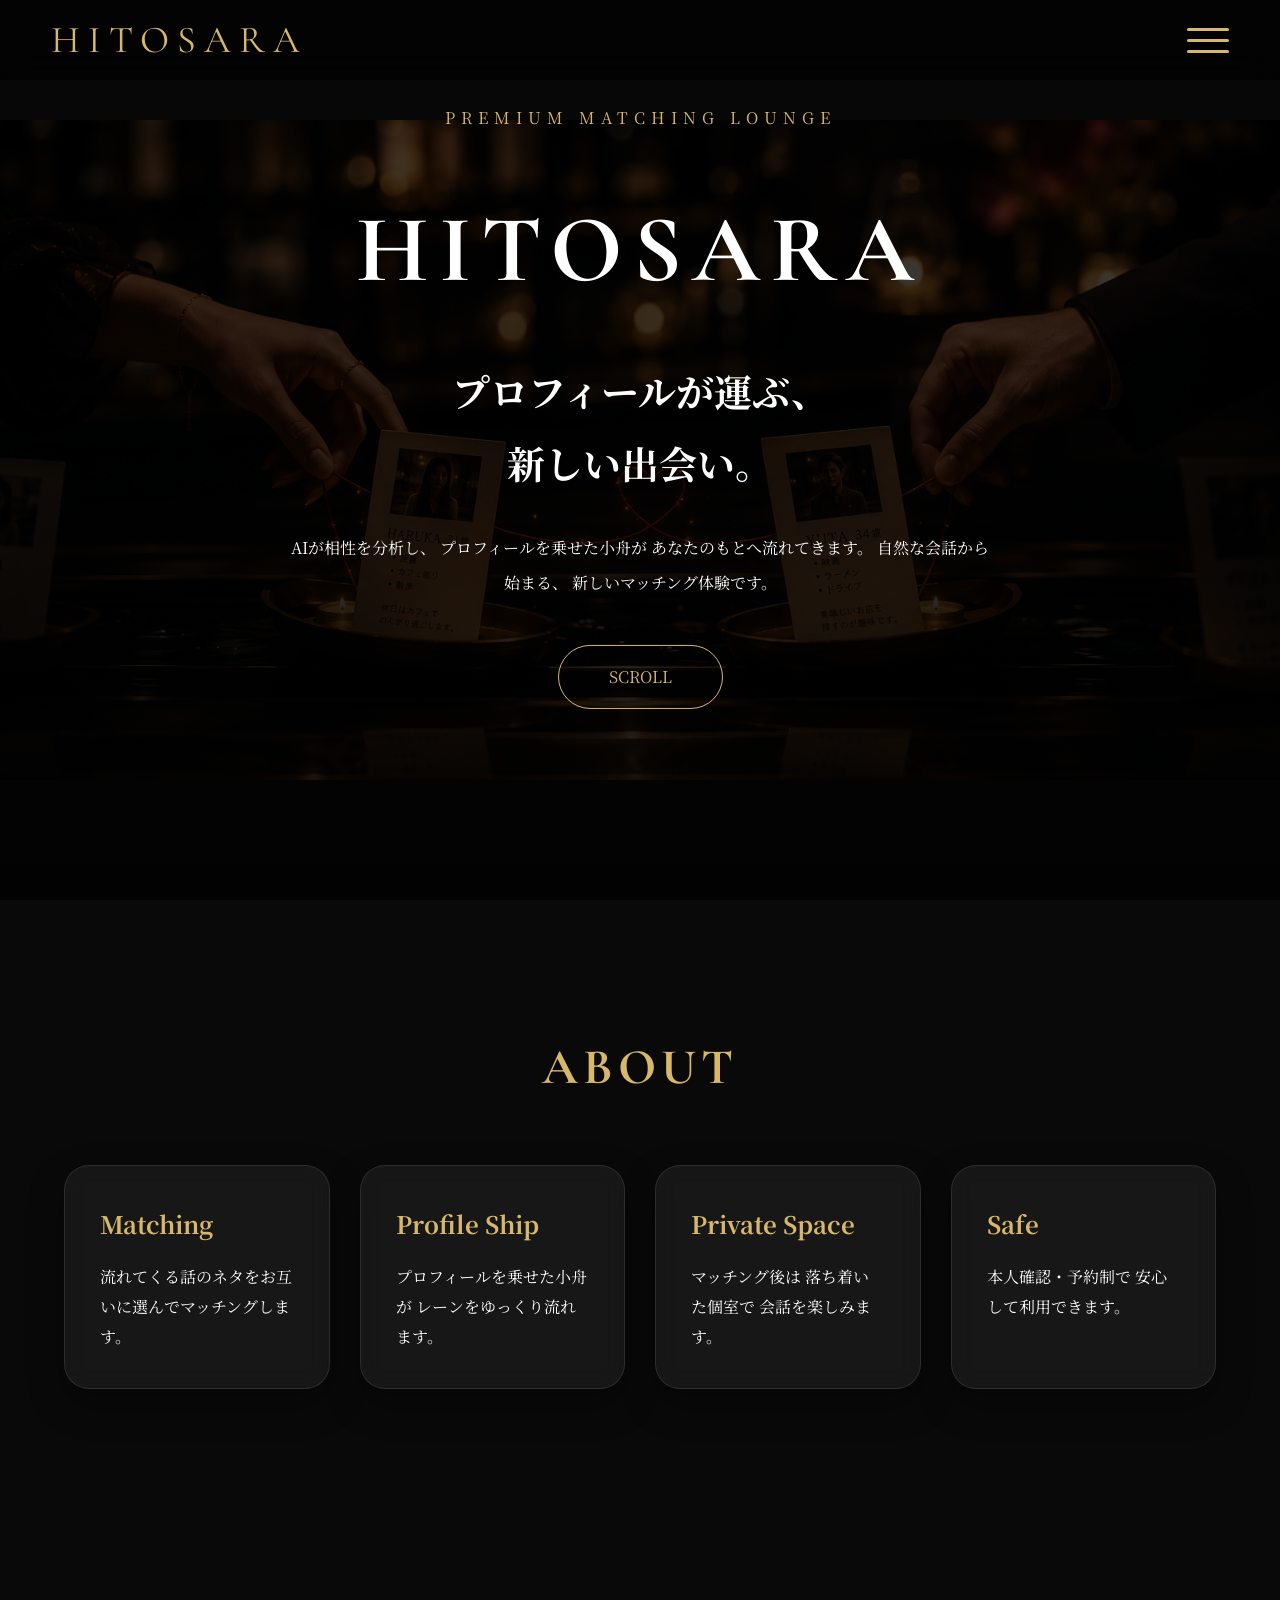
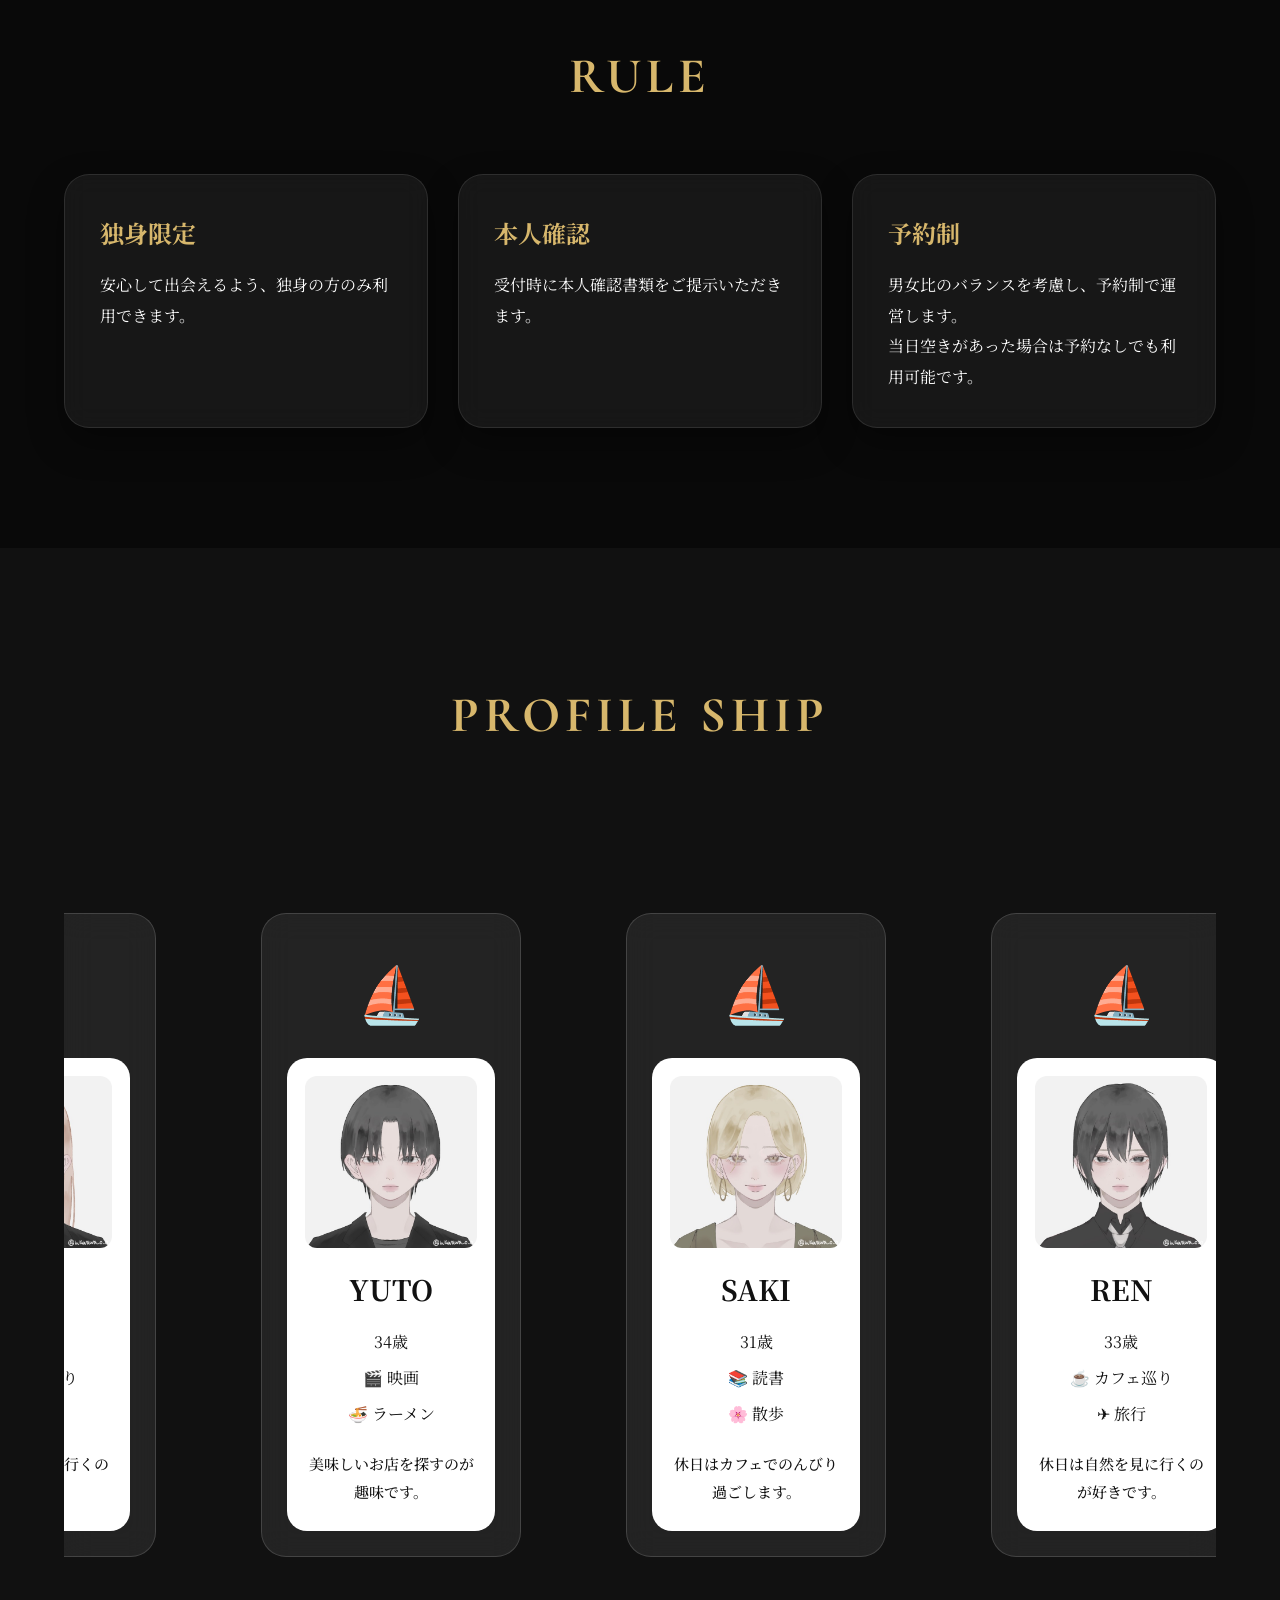
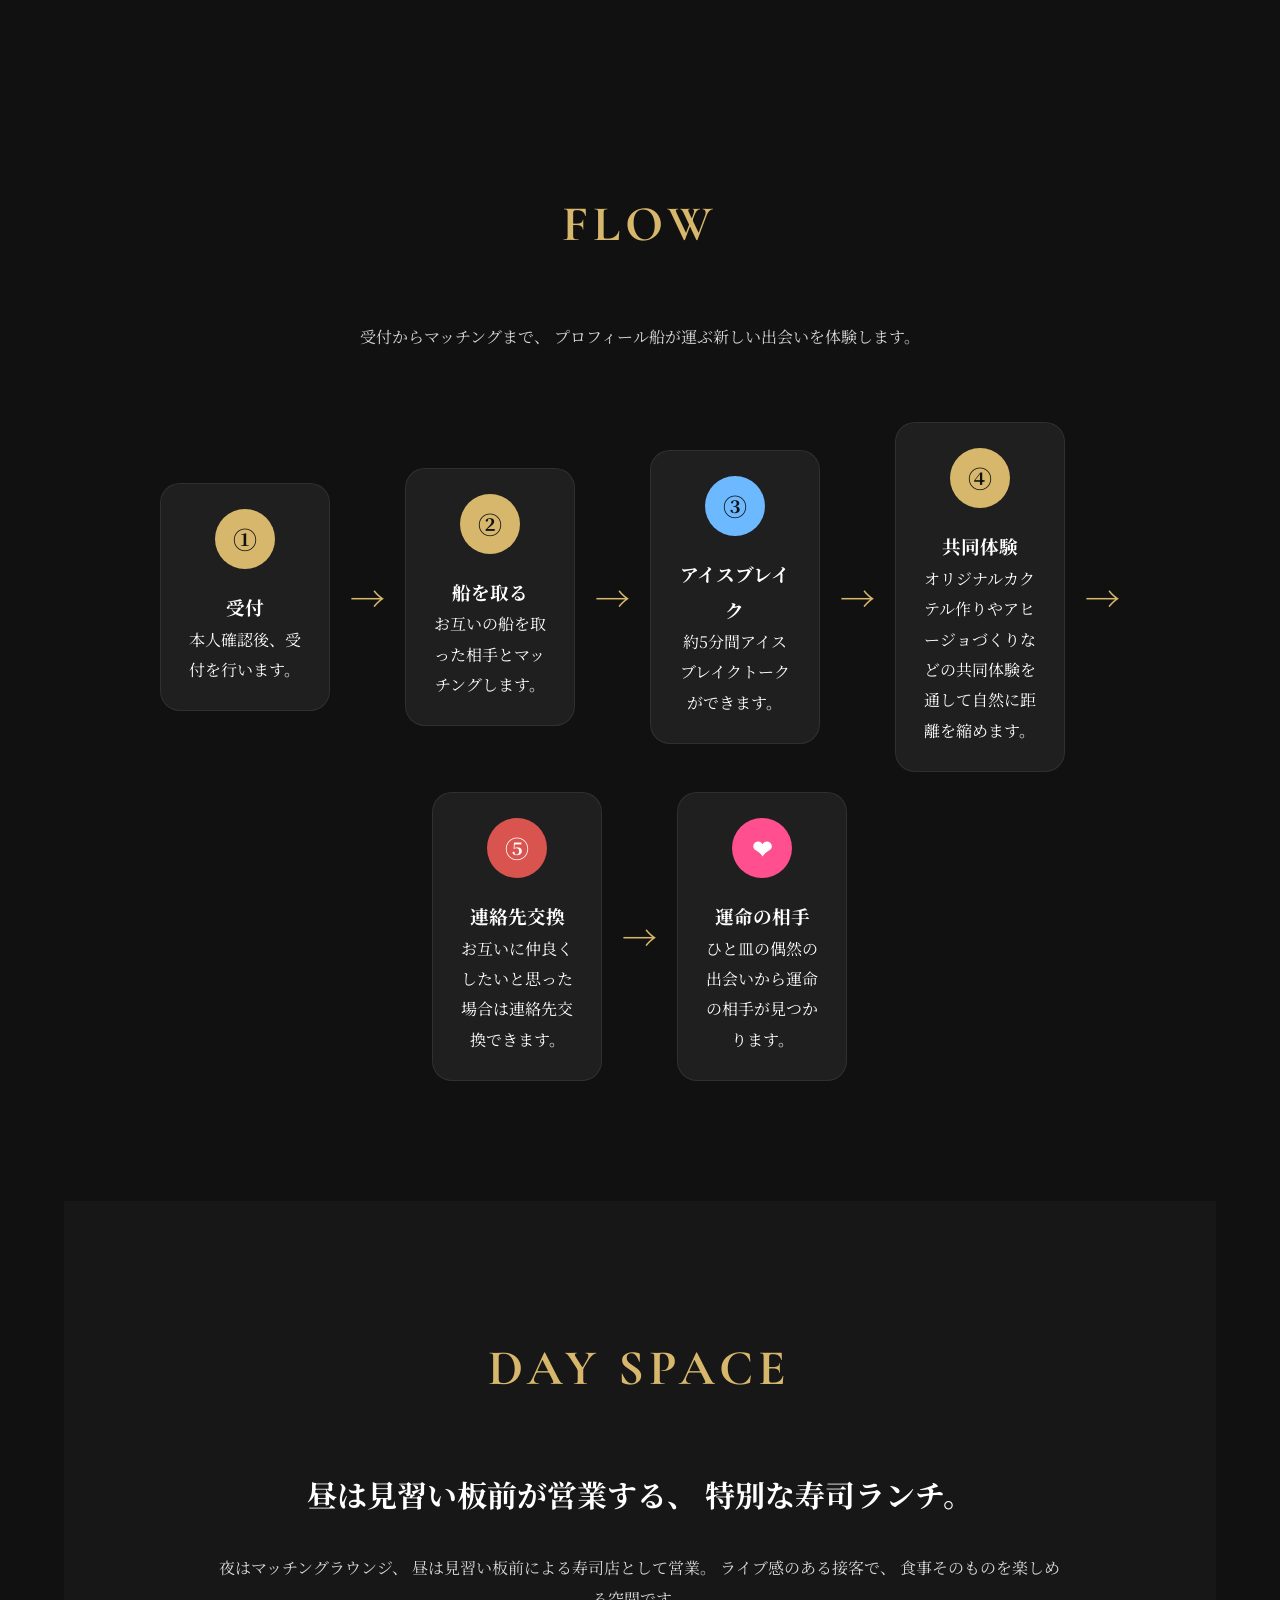
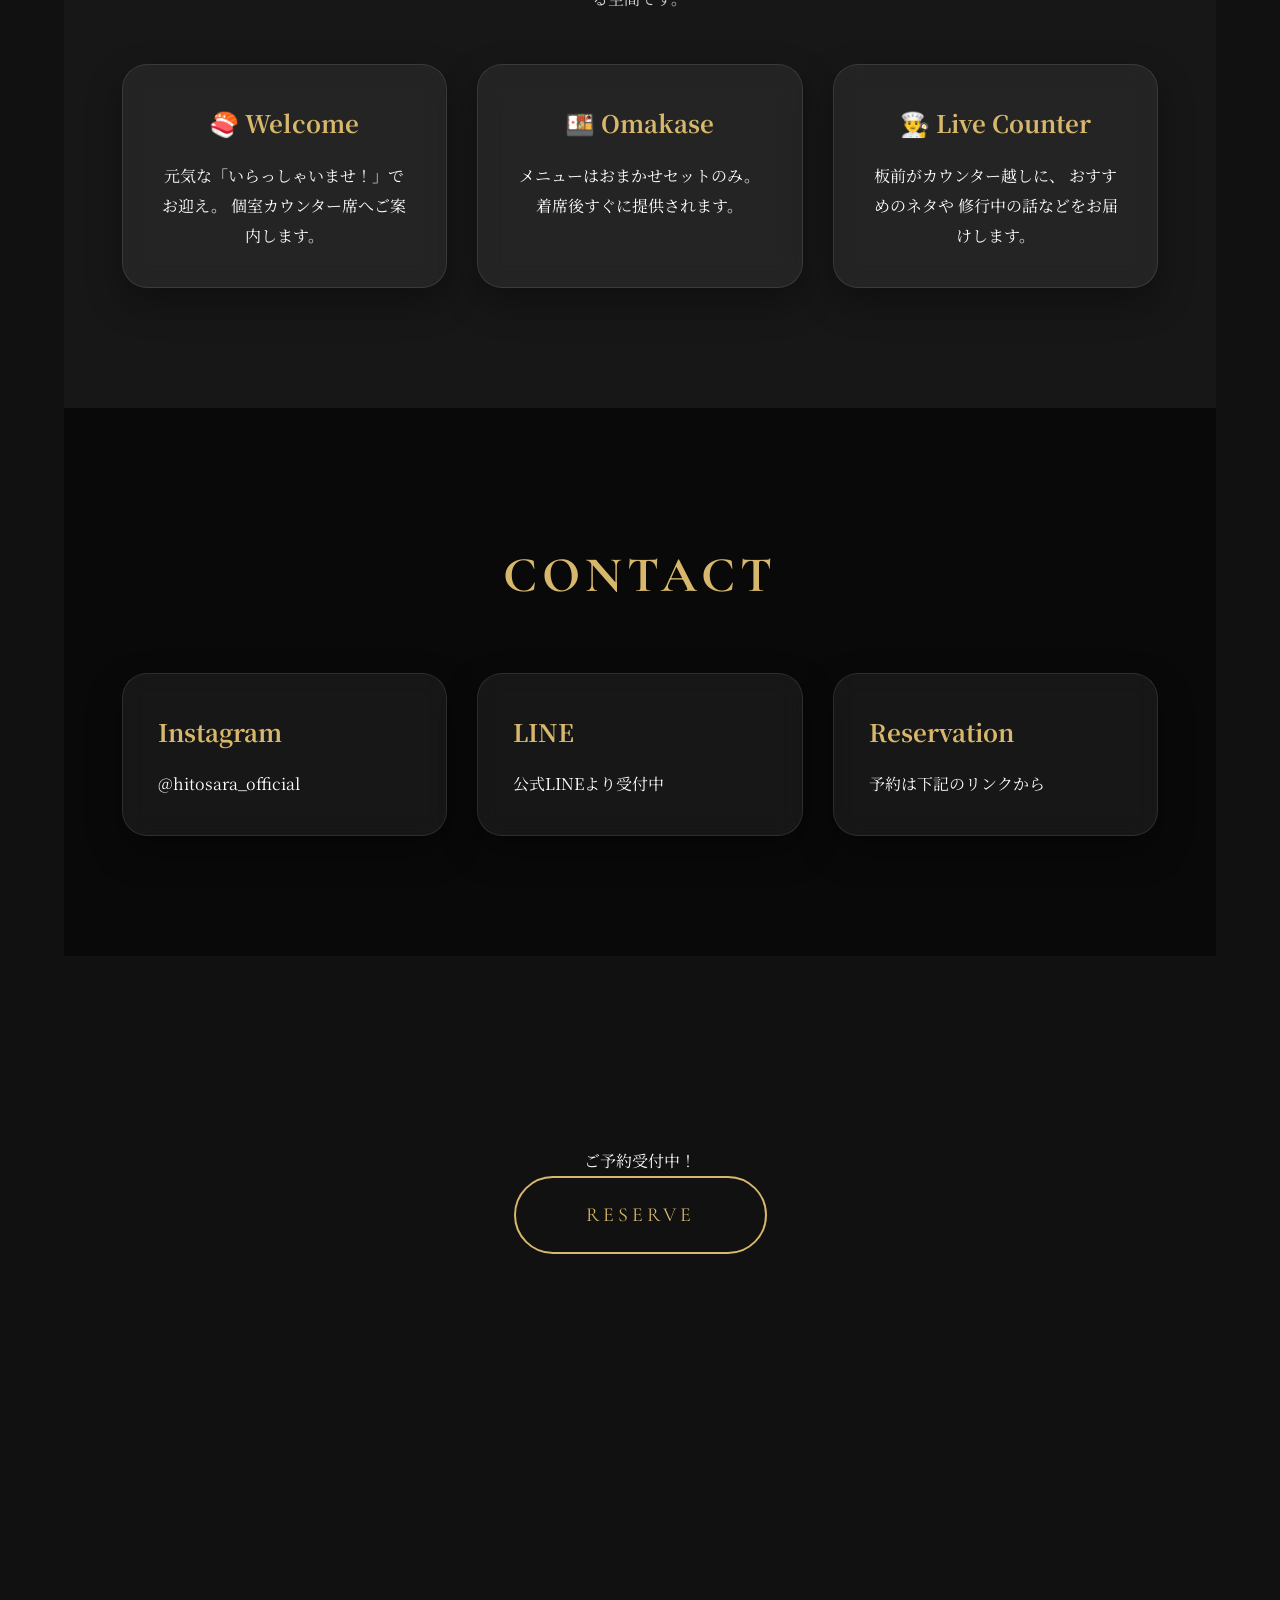
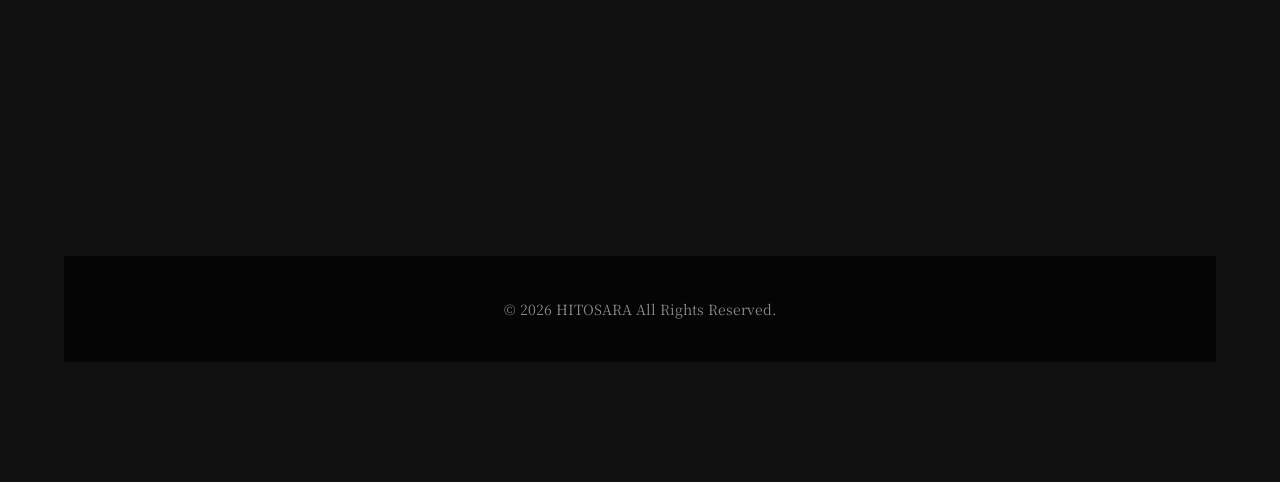
<file: index.html>
<!DOCTYPE html>
<html lang="ja">

<head>

<meta charset="UTF-8">
<meta name="viewport" content="width=device-width, initial-scale=1.0">

<title>HITOSARA | プロフィールが運ぶ、新しい出会い。</title>

<link rel="stylesheet" href="css/style.css">

<link rel="preconnect" href="https://fonts.googleapis.com">
<link rel="preconnect" href="https://fonts.gstatic.com" crossorigin>

<link href="https://fonts.googleapis.com/css2?family=Cormorant+Garamond:wght@400;600;700&family=Noto+Serif+JP:wght@300;500;700&display=swap" rel="stylesheet">

<script src="js/script.js" defer></script>

</head>

<body>

<header id="header">

<div class="headerInner">

<a href="#" class="logo">

HITOSARA

</a>

<div id="menuBtn">

<span></span>
<span></span>
<span></span>

</div>

<nav id="menu">

<ul>

<li><a href="#top">HOME</a></li>

<li><a href="#about">ABOUT</a></li>

<li><a href="#rule">RULE</a></li>

<li><a href="#ship">PROFILE SHIP</a></li>

<li><a href="#flow">FLOW</a></li>

<li><a href="#day">DAY SPACE</a></li>

<li><a href="#contact">CONTACT</a></li>

<li><a href="#reserve">RESERVE</a></li>

</ul>

</nav>

</div>

</header>



<!-- TOP -->

<section id="top">

<img src="images/ChatGPT Image 2026年7月17日 19_50_32.png" alt="">

<div class="overlay"></div>

<div class="hero">
<br>
<br>
<br>
<br>
<p class="mini">

PREMIUM MATCHING LOUNGE

</p>

<h1>

HITOSARA

</h1>

<h2>

プロフィールが運ぶ、<br>
新しい出会い。

</h2>

<p>

AIが相性を分析し、
プロフィールを乗せた小舟が
あなたのもとへ流れてきます。

自然な会話から始まる、
新しいマッチング体験です。

</p>

<a href="#about" class="btn">

SCROLL

</a>
<br>
<br>
<br>
<br>
<br>
<br>
<br>
<br>

</div>

</section>



<!-- ABOUT -->

<section id="about">

<div class="inner">

<header>

<h2>

ABOUT

</h2>

</header>

<div class="aboutGrid">

<div class="glass">

<h3> Matching</h3>

<p>

流れてくる話のネタをお互いに選んでマッチングします。

</p>

</div>

<div class="glass">

<h3>Profile Ship</h3>

<p>

プロフィールを乗せた小舟が
レーンをゆっくり流れます。

</p>

</div>

<div class="glass">

<h3>Private Space</h3>

<p>

マッチング後は
落ち着いた個室で
会話を楽しみます。

</p>

</div>

<div class="glass">

<h3>Safe</h3>

<p>

本人確認・予約制で
安心して利用できます。

</p>

</div>

</div>

</div>

</section>
<!-- RULE -->

<section id="rule">

<div class="inner">

<header>
<h2>RULE</h2>
</header>

<div class="ruleGrid">



<div class="ruleCard">
<h3>独身限定</h3>
<p>安心して出会えるよう、独身の方のみ利用できます。</p>
</div>

<div class="ruleCard">
<h3>本人確認</h3>
<p>受付時に本人確認書類をご提示いただきます。</p>
</div>

<div class="ruleCard">
<h3>予約制</h3>
<p>男女比のバランスを考慮し、予約制で運営します。
    <br>当日空きがあった場合は予約なしでも利用可能です。
</p>
</div>

</div>

</div>

</section>



<!-- PROFILE SHIP -->

<section id="ship">

<div class="inner">

<header>

<h2>PROFILE SHIP</h2>

</header>

<p class="sectionText">




</p>

<div class="river">

    <div class="ships">

        

       
<div class="ship">
    <div class="boat">⛵</div>
    <div class="profileCard">
        <img src="images/sae.jpg" class="profileImg">
        <h3>SAE</h3>
        <p>32歳</p>
        <p>☕ カフェ巡り</p>
        <p>✈ 旅行</p>
        <p class="comment">休日は自然を見に行くのが好きです。</p>
    </div>
</div>

<div class="ship">
    <div class="boat">⛵</div>
    <div class="profileCard">
        <img src="images/yuto.jpg" class="profileImg">
        <h3>YUTO</h3>
        <p>34歳</p>
        <p>🎬 映画</p>
        <p>🍜 ラーメン</p>
        <p class="comment">美味しいお店を探すのが趣味です。</p>
    </div>
</div>

<div class="ship">
    <div class="boat">⛵</div>
    <div class="profileCard">
        <img src="images/saki.jpg" class="profileImg">
        <h3>SAKI</h3>
        <p>31歳</p>
        <p>📚 読書</p>
        <p>🌸 散歩</p>
        <p class="comment">休日はカフェでのんびり過ごします。</p>
    </div>
</div>

<div class="ship">
    <div class="boat">⛵</div>
    <div class="profileCard">
        <img src="images/ren.jpg" class="profileImg">
        <h3>REN</h3>
        <p>33歳</p>
        <p>☕ カフェ巡り</p>
        <p>✈ 旅行</p>
        <p class="comment">休日は自然を見に行くのが好きです。</p>
    </div>
</div>

<div class="ship">
    <div class="boat">⛵</div>
    <div class="profileCard">
        <img src="images/ruka.jpg" class="profileImg">
        <h3>RUKA</h3>
        <p>32歳</p>
        <p>🎵 ライブに行く</p>
        <p>🍰 お菓子作り</p>
        <p class="comment">アーティストのライブに行くことが好きです。</p>
    </div>
</div>

<div class="ship">
    <div class="boat">⛵</div>
    <div class="profileCard">
        <img src="images/hruto.jpg" class="profileImg">
        <h3>HARUTO</h3>
        <p>34歳</p>
        <p>🚙 ドライブ</p>
        <p>🎮 ゲーム</p>
        <p class="comment">かっこいい車が好きです。</p>
    </div>
</div>

<div class="ship">
    <div class="boat">⛵</div>
    <div class="profileCard">
        <img src="images/ayame.jpg" class="profileImg">
        <h3>AYAME</h3>
        <p>31歳</p>
        <p>💜 推し活</p>
        <p>🎹 ピアノ</p>
        <p class="comment">小さいころから今でもピアノをやっています。</p>
    </div>
</div>

<div class="ship">
    <div class="boat">⛵</div>
    <div class="profileCard">
        <img src="images/kaito.jpg" class="profileImg">
        <h3>KAITO</h3>
        <p>32歳</p>
        <p>🎶 洋楽を聞く</p>
        <p>🚙 ドライブ</p>
        <p class="comment">毎日洋楽を聞いています。</p>
    </div>
</div>
<div class="ship">
    <div class="boat">⛵</div>
    <div class="profileCard">
        <img src="images/sae.jpg" class="profileImg">
        <h3>SAE</h3>
        <p>32歳</p>
        <p>☕ カフェ巡り</p>
        <p>✈ 旅行</p>
        <p class="comment">休日は自然を見に行くのが好きです。</p>
    </div>
</div>

<div class="ship">
    <div class="boat">⛵</div>
    <div class="profileCard">
        <img src="images/yuto.jpg" class="profileImg">
        <h3>YUTO</h3>
        <p>34歳</p>
        <p>🎬 映画</p>
        <p>🍜 ラーメン</p>
        <p class="comment">美味しいお店を探すのが趣味です。</p>
    </div>
</div>

<div class="ship">
    <div class="boat">⛵</div>
    <div class="profileCard">
        <img src="images/saki.jpg" class="profileImg">
        <h3>SAKI</h3>
        <p>31歳</p>
        <p>📚 読書</p>
        <p>🌸 散歩</p>
        <p class="comment">休日はカフェでのんびり過ごします。</p>
    </div>
</div>

<div class="ship">
    <div class="boat">⛵</div>
    <div class="profileCard">
        <img src="images/ren.jpg" class="profileImg">
        <h3>REN</h3>
        <p>33歳</p>
        <p>☕ カフェ巡り</p>
        <p>✈ 旅行</p>
        <p class="comment">休日は自然を見に行くのが好きです。</p>
    </div>
</div>

<div class="ship">
    <div class="boat">⛵</div>
    <div class="profileCard">
        <img src="images/ruka.jpg" class="profileImg">
        <h3>RUKA</h3>
        <p>32歳</p>
        <p>🎵 ライブに行く</p>
        <p>🍰 お菓子作り</p>
        <p class="comment">アーティストのライブに行くことが好きです。</p>
    </div>
</div>

<div class="ship">
    <div class="boat">⛵</div>
    <div class="profileCard">
        <img src="images/hruto.jpg" class="profileImg">
        <h3>HARUTO</h3>
        <p>34歳</p>
        <p>🚙 ドライブ</p>
        <p>🎮 ゲーム</p>
        <p class="comment">かっこいい車が好きです。</p>
    </div>
</div>

<div class="ship">
    <div class="boat">⛵</div>
    <div class="profileCard">
        <img src="images/ayame.jpg" class="profileImg">
        <h3>AYAME</h3>
        <p>31歳</p>
        <p>💜 推し活</p>
        <p>🎹 ピアノ</p>
        <p class="comment">小さいころから今でもピアノをやっています。</p>
    </div>
</div>

<div class="ship">
    <div class="boat">⛵</div>
    <div class="profileCard">
        <img src="images/kaito.jpg" class="profileImg">
        <h3>KAITO</h3>
        <p>32歳</p>
        <p>🎶 洋楽を聞く</p>
        <p>🚙 ドライブ</p>
        <p class="comment">毎日洋楽を聞いています。</p>
    </div>
</div>



    </div>

</div>
<!-- FLOW -->

<section id="flow">

<div class="inner">

<header>

<h2>FLOW</h2>

</header>

<p class="sectionText">

受付からマッチングまで、
プロフィール船が運ぶ新しい出会いを体験します。

</p>

<div class="flow">

<div class="flowItem">
<div class="circle">①</div>
<h3>受付</h3>
<p>本人確認後、受付を行います。</p>
</div>

<div class="arrow">→</div>

<div class="flowItem">
<div class="circle">②</div>
<h3>船を取る</h3>
<p>お互いの船を取った相手とマッチングします。</p>
</div>

<div class="arrow">→</div>

<div class="flowItem blue">
<div class="circle">③</div>
<h3>アイスブレイク</h3>
<p>約5分間アイスブレイクトークができます。</p>
</div>

<div class="arrow">→</div>

<div class="flowItem gold">
<div class="circle">④</div>
<h3>共同体験</h3>
<p>オリジナルカクテル作りやアヒージョづくりなどの共同体験を通して自然に距離を縮めます。</p>
</div>

<div class="arrow">→</div>

<div class="flowItem red">
<div class="circle">⑤</div>
<h3>連絡先交換</h3>
<p>お互いに仲良くしたいと思った場合は連絡先交換できます。</p>
</div>

<div class="arrow">→</div>

<div class="flowItem heart">
<div class="circle">❤</div>
<h3>運命の相手</h3>
<p>ひと皿の偶然の出会いから運命の相手が見つかります。</p>
</div>

</div>

</div>

</section>





<!-- DAY SPACE -->

<section id="day">

<div class="inner">

<header>

<h2>DAY SPACE</h2>

</header>

<h3>

昼は見習い板前が営業する、
特別な寿司ランチ。

</h3>

<p class="sectionText">

夜はマッチングラウンジ、
昼は見習い板前による寿司店として営業。

ライブ感のある接客で、
食事そのものを楽しめる空間です。

</p>

<div class="dayGrid">

<div class="glass">

<h3>🍣 Welcome</h3>

<p>

元気な「いらっしゃいませ！」でお迎え。

個室カウンター席へご案内します。

</p>

</div>

<div class="glass">

<h3>🍱 Omakase</h3>

<p>

メニューはおまかせセットのみ。

着席後すぐに提供されます。

</p>

</div>

<div class="glass">

<h3>👨‍🍳 Live Counter</h3>

<p>

板前がカウンター越しに、

おすすめのネタや

修行中の話などをお届けします。

</p>

</div>

</div>

</div>

</section>





<!-- CONTACT -->

<section id="contact">

<div class="inner">

<header>

<h2>CONTACT</h2>

</header>

<div class="contactGrid">

<div class="glass">

<h3>Instagram</h3>

<p>@hitosara_official</p>

</div>

<div class="glass">

<h3>LINE</h3>

<p>公式LINEより受付中</p>

</div>

<div class="glass">

<h3>Reservation</h3>

<p>予約は下記のリンクから</p>

</div>

</div>

</div>
</section>

<section id="top">

<div class="reserveArea">
ご予約受付中！
<br>
    <a href="#" class="reserveBtn">
        RESERVE
    </a>

</div>

</section>



<footer>

<p>

© 2026 HITOSARA All Rights Reserved.

</p>

</footer>

</body>
</html>
</file>
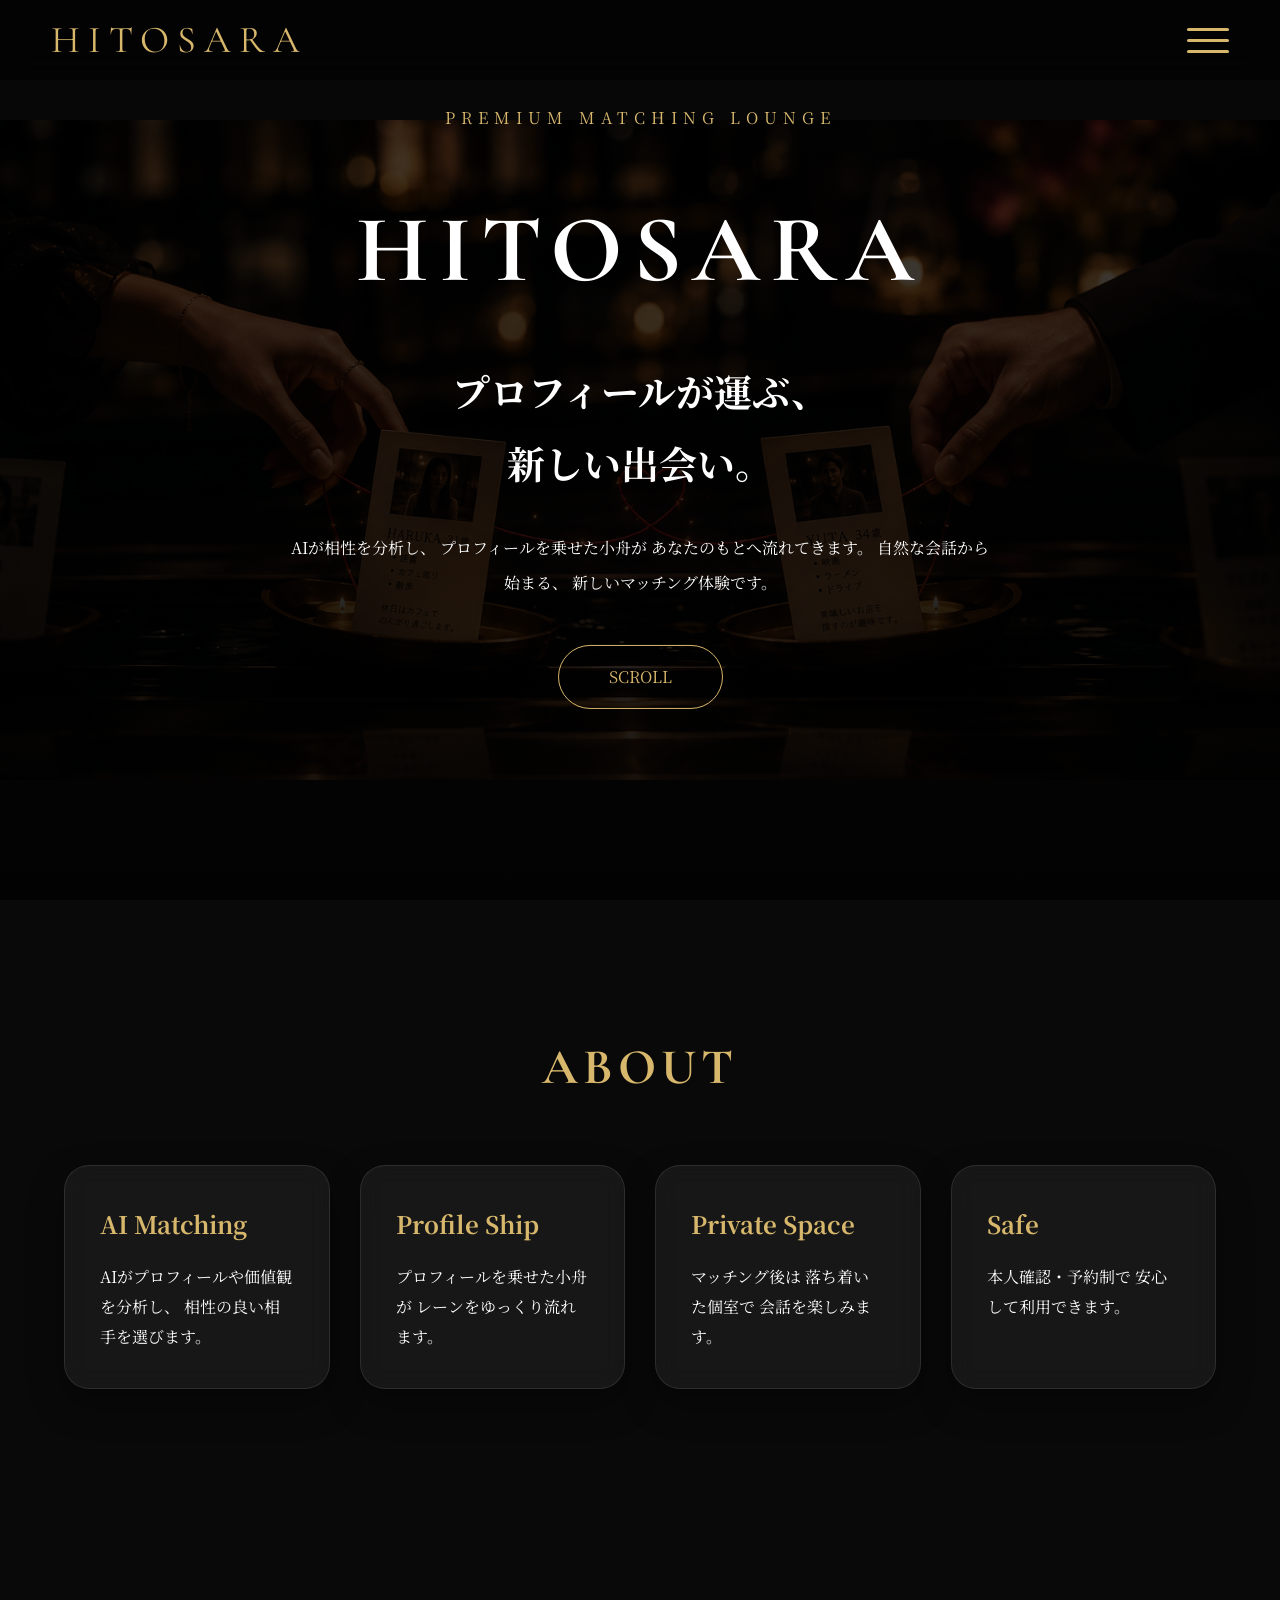
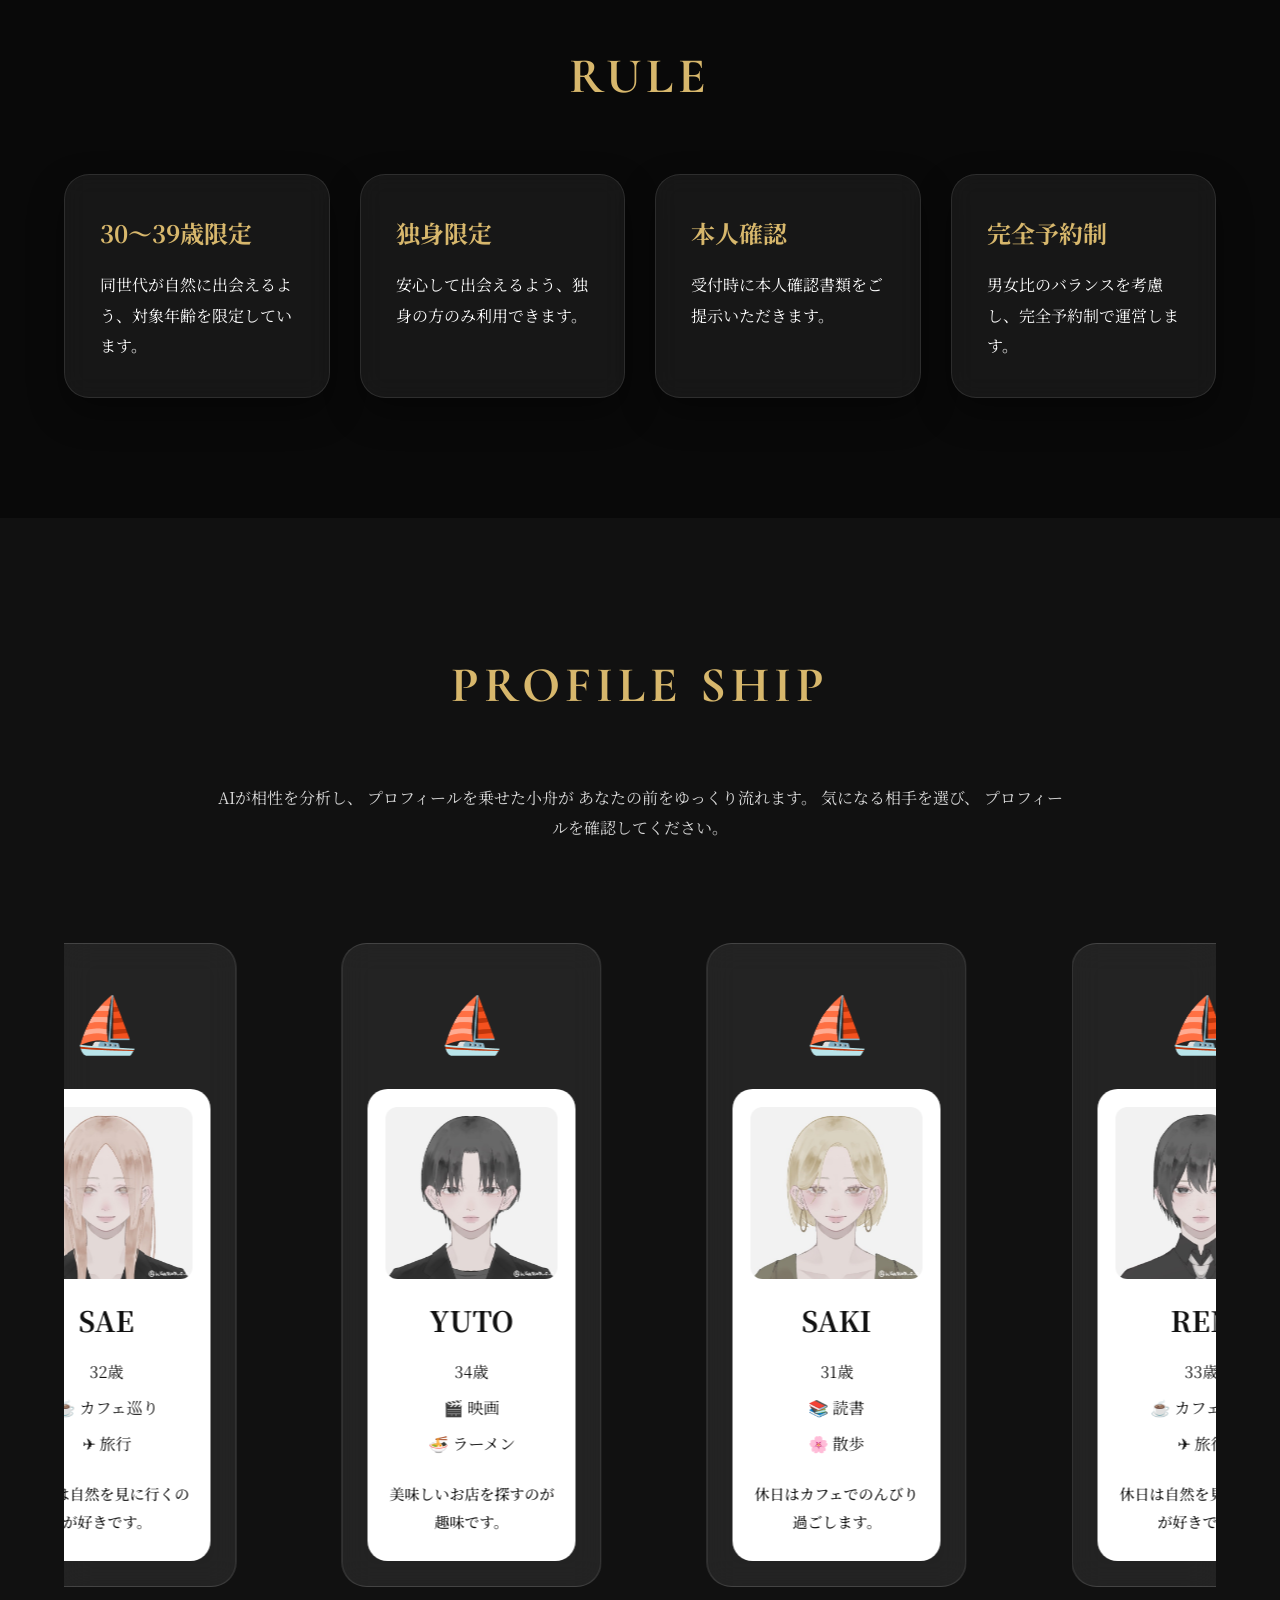
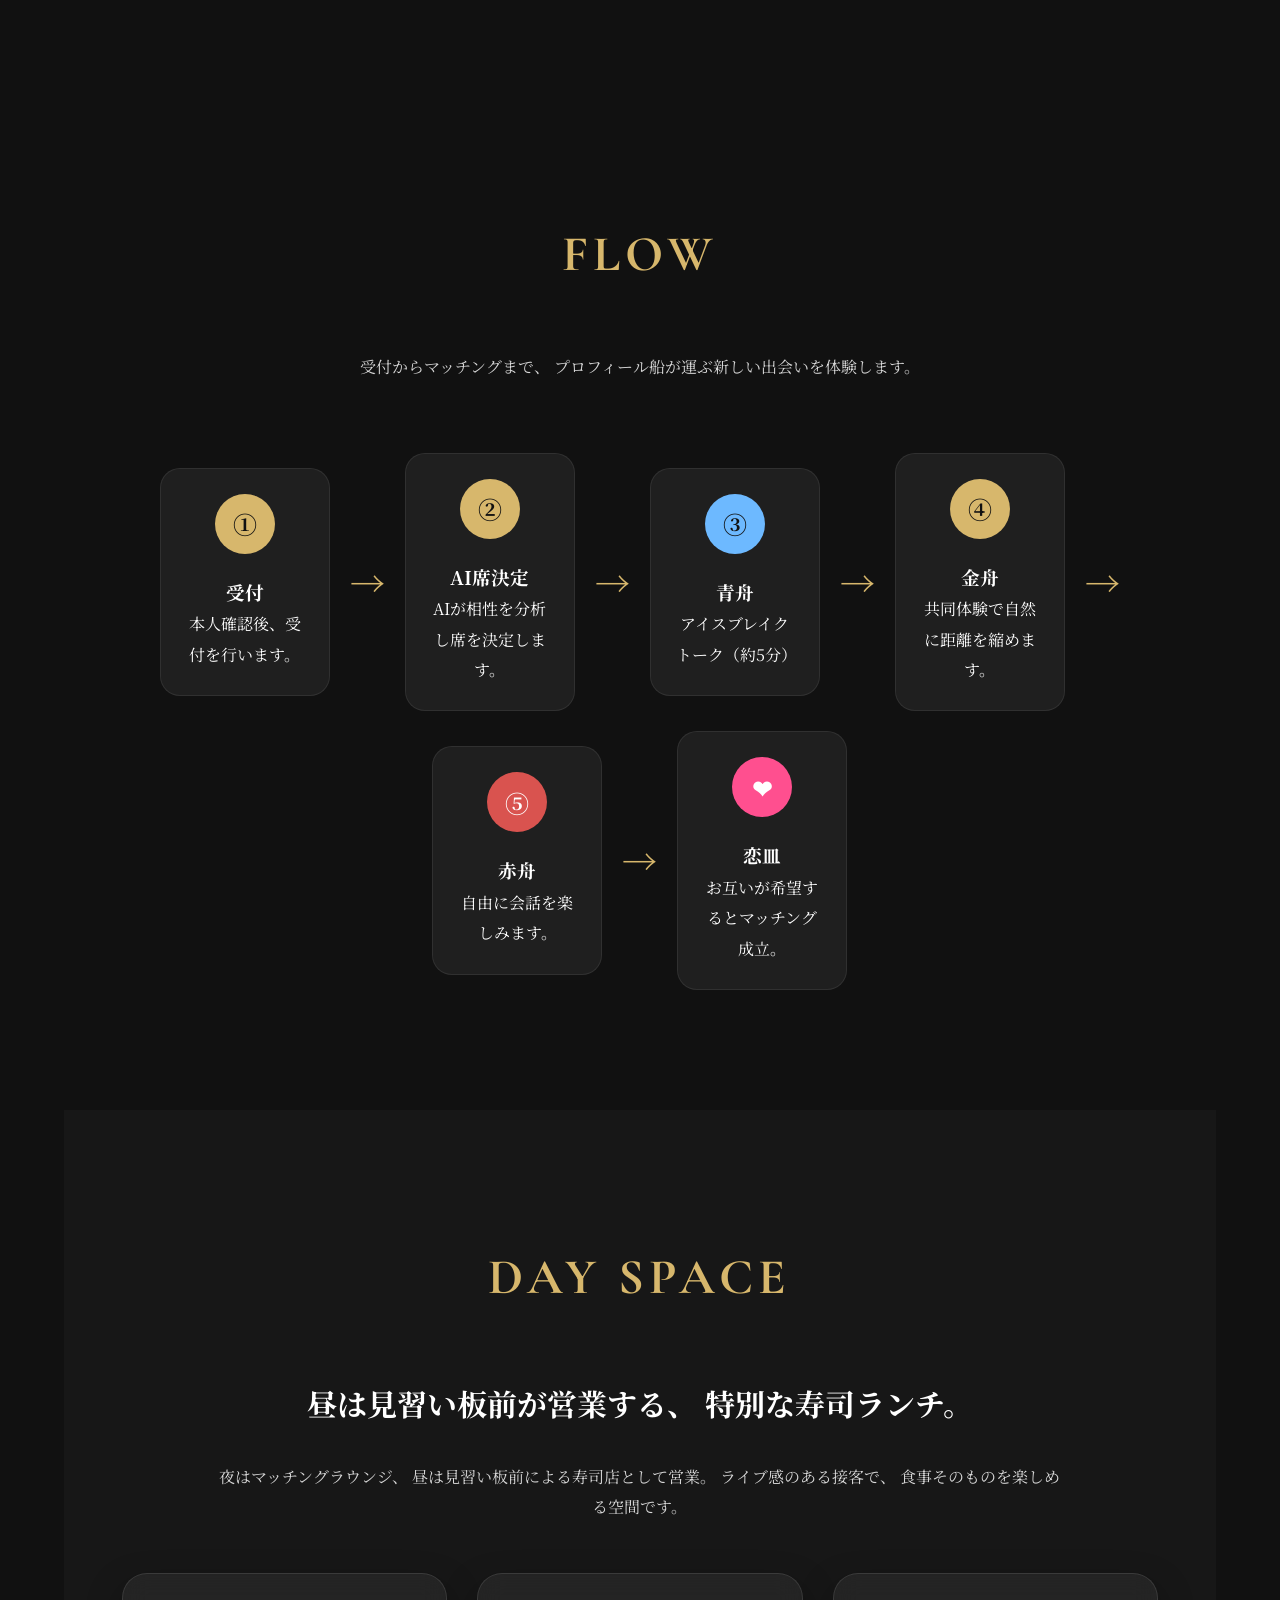
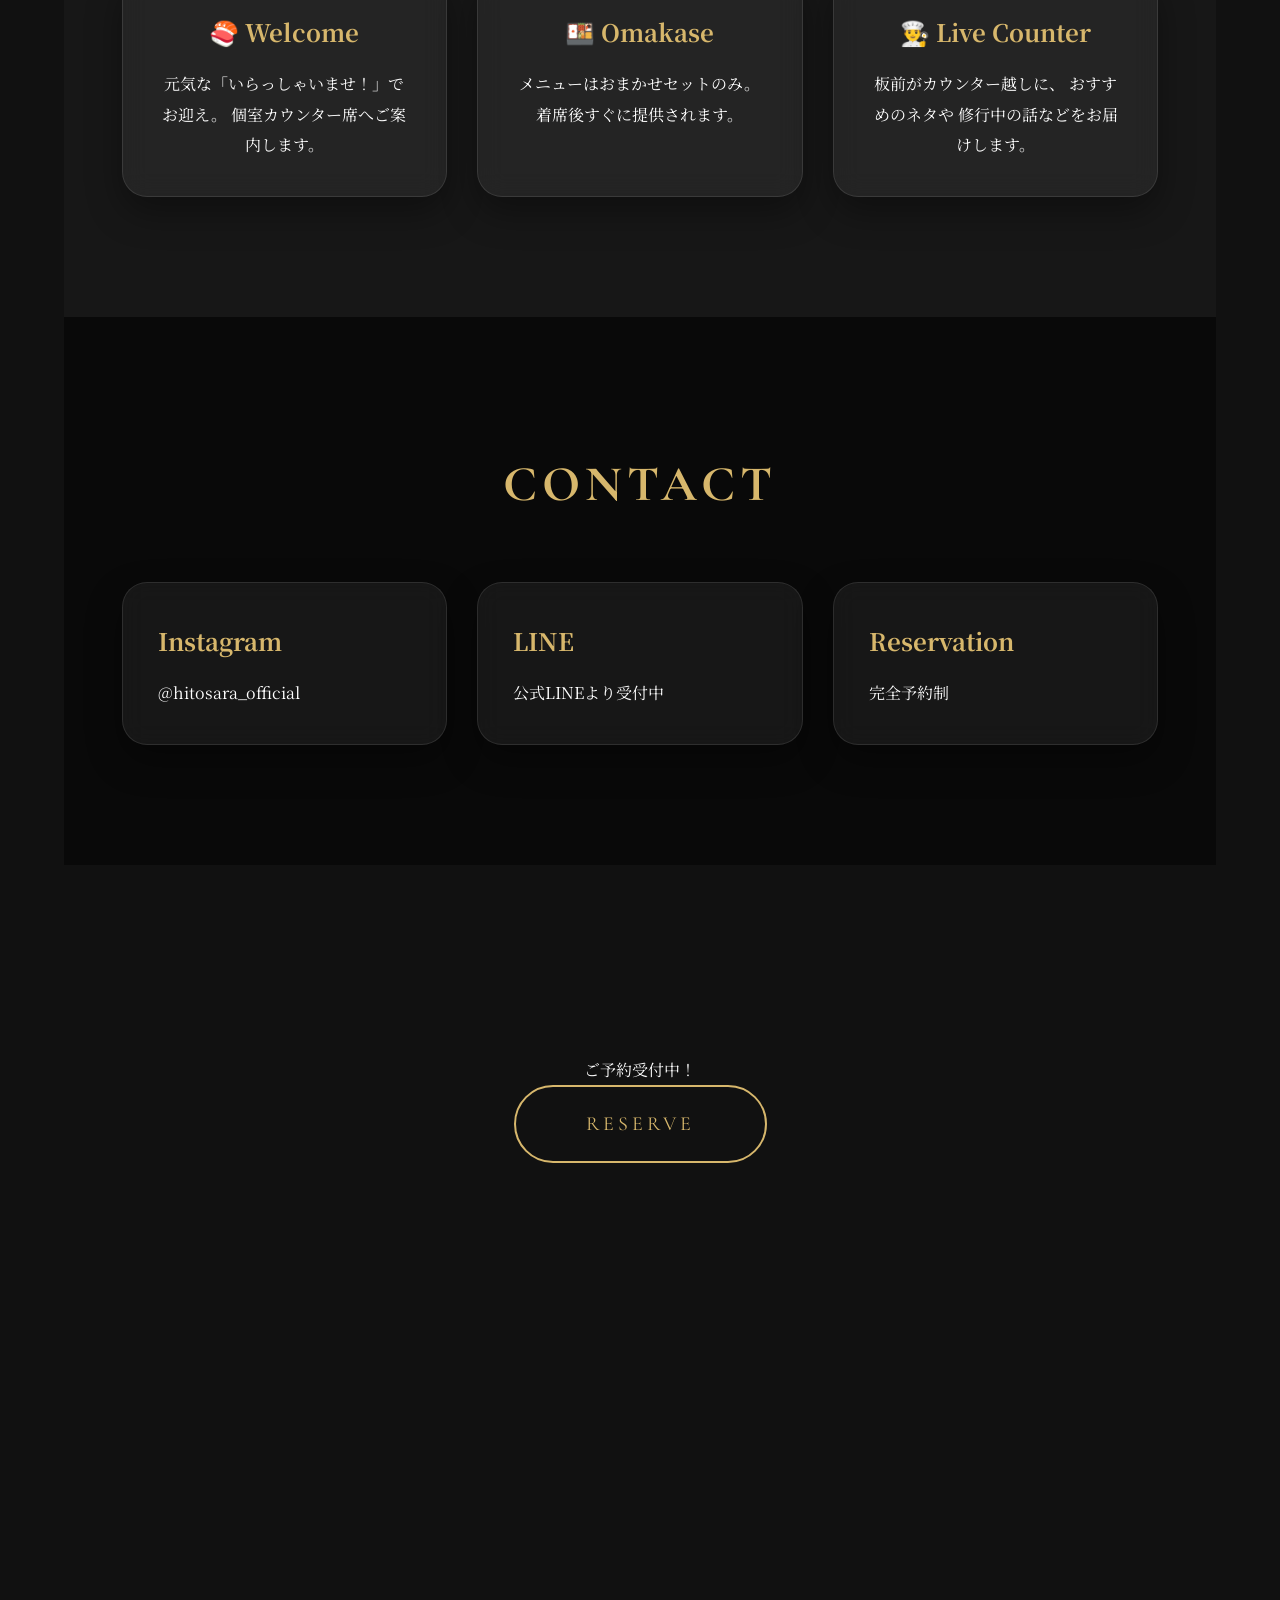
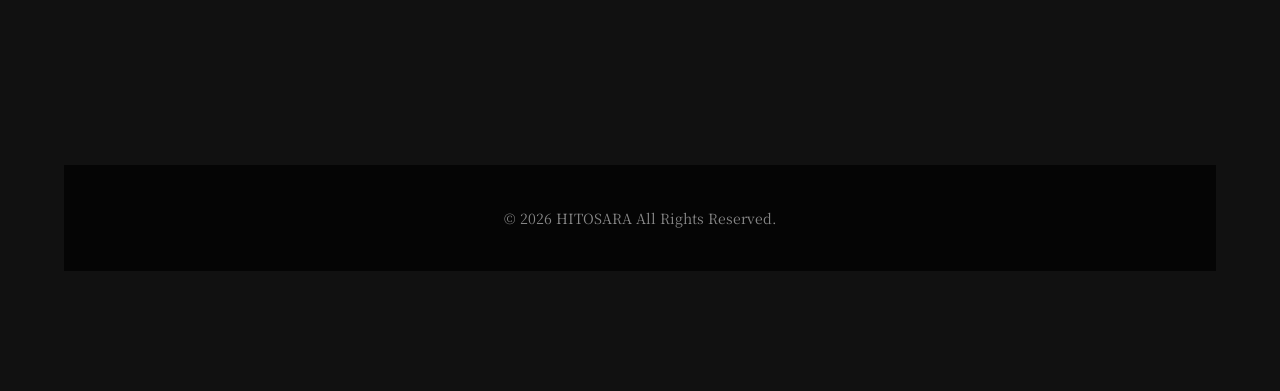
<file: tpl_092/index.html>
<!DOCTYPE html>
<html lang="ja">

<head>

<meta charset="UTF-8">
<meta name="viewport" content="width=device-width, initial-scale=1.0">

<title>HITOSARA | プロフィールが運ぶ、新しい出会い。</title>

<link rel="stylesheet" href="css/style.css">

<link rel="preconnect" href="https://fonts.googleapis.com">
<link rel="preconnect" href="https://fonts.gstatic.com" crossorigin>

<link href="https://fonts.googleapis.com/css2?family=Cormorant+Garamond:wght@400;600;700&family=Noto+Serif+JP:wght@300;500;700&display=swap" rel="stylesheet">

<script src="js/script.js" defer></script>

</head>

<body>

<header id="header">

<div class="headerInner">

<a href="#" class="logo">

HITOSARA

</a>

<div id="menuBtn">

<span></span>
<span></span>
<span></span>

</div>

<nav id="menu">

<ul>

<li><a href="#top">HOME</a></li>

<li><a href="#about">ABOUT</a></li>

<li><a href="#rule">RULE</a></li>

<li><a href="#ship">PROFILE SHIP</a></li>

<li><a href="#flow">FLOW</a></li>

<li><a href="#day">DAY SPACE</a></li>

<li><a href="#contact">CONTACT</a></li>

<li><a href="#reserve">RESERVE</a></li>

</ul>

</nav>

</div>

</header>



<!-- TOP -->

<section id="top">

<img src="images/ChatGPT Image 2026年7月17日 19_50_32.png" alt="">

<div class="overlay"></div>

<div class="hero">
<br>
<br>
<br>
<br>
<p class="mini">

PREMIUM MATCHING LOUNGE

</p>

<h1>

HITOSARA

</h1>

<h2>

プロフィールが運ぶ、<br>
新しい出会い。

</h2>

<p>

AIが相性を分析し、
プロフィールを乗せた小舟が
あなたのもとへ流れてきます。

自然な会話から始まる、
新しいマッチング体験です。

</p>

<a href="#about" class="btn">

SCROLL

</a>
<br>
<br>
<br>
<br>
<br>
<br>
<br>
<br>

</div>

</section>



<!-- ABOUT -->

<section id="about">

<div class="inner">

<header>

<h2>

ABOUT

</h2>

</header>

<div class="aboutGrid">

<div class="glass">

<h3>AI Matching</h3>

<p>

AIがプロフィールや価値観を分析し、
相性の良い相手を選びます。

</p>

</div>

<div class="glass">

<h3>Profile Ship</h3>

<p>

プロフィールを乗せた小舟が
レーンをゆっくり流れます。

</p>

</div>

<div class="glass">

<h3>Private Space</h3>

<p>

マッチング後は
落ち着いた個室で
会話を楽しみます。

</p>

</div>

<div class="glass">

<h3>Safe</h3>

<p>

本人確認・予約制で
安心して利用できます。

</p>

</div>

</div>

</div>

</section>
<!-- RULE -->

<section id="rule">

<div class="inner">

<header>
<h2>RULE</h2>
</header>

<div class="ruleGrid">

<div class="ruleCard">
<h3>30〜39歳限定</h3>
<p>同世代が自然に出会えるよう、対象年齢を限定しています。</p>
</div>

<div class="ruleCard">
<h3>独身限定</h3>
<p>安心して出会えるよう、独身の方のみ利用できます。</p>
</div>

<div class="ruleCard">
<h3>本人確認</h3>
<p>受付時に本人確認書類をご提示いただきます。</p>
</div>

<div class="ruleCard">
<h3>完全予約制</h3>
<p>男女比のバランスを考慮し、完全予約制で運営します。</p>
</div>

</div>

</div>

</section>



<!-- PROFILE SHIP -->

<section id="ship">

<div class="inner">

<header>

<h2>PROFILE SHIP</h2>

</header>

<p class="sectionText">

AIが相性を分析し、
プロフィールを乗せた小舟が
あなたの前をゆっくり流れます。

気になる相手を選び、
プロフィールを確認してください。

</p>

<div class="river">

    <div class="ships">

        <!-- 1 -->
        <div class="ship">

            <div class="boat">⛵</div>

            <div class="profileCard">

                <img src="images/sae.jpg" class="profileImg">

                <h3>SAE</h3>

                <p>32歳</p>
                <p>☕ カフェ巡り</p>
                <p>✈ 旅行</p>

                <p class="comment">
                    休日は自然を見に行くのが好きです。
                </p>

            </div>

        </div>

        <!-- 2 -->
        <div class="ship">

            <div class="boat">⛵</div>

            <div class="profileCard">

                <img src="images/yuto.jpg" class="profileImg">

                <h3>YUTO</h3>

                <p>34歳</p>
                <p>🎬 映画</p>
                <p>🍜 ラーメン</p>

                <p class="comment">
                    美味しいお店を探すのが趣味です。
                </p>

            </div>

        </div>

        <!-- 3 -->
        <div class="ship">

            <div class="boat">⛵</div>

            <div class="profileCard">

                <img src="images/saki.jpg" class="profileImg">

                <h3>SAKI</h3>

                <p>31歳</p>
                <p>📚 読書</p>
                <p>🌸 散歩</p>

                <p class="comment">
                    休日はカフェでのんびり過ごします。
                </p>

            </div>

        </div>
		<!-- 4 -->
		<div class="ship">

            <div class="boat">⛵</div>

            <div class="profileCard">

                <img src="images/ren.jpg" class="profileImg">

                <h3>REN</h3>

                <p>33歳</p>
                <p>☕ カフェ巡り</p>
                <p>✈ 旅行</p>

                <p class="comment">
                    休日は自然を見に行くのが好きです。
                </p>

            </div>

        </div>

        <!-- ループ用コピー -->

        <div class="ship">

            <div class="boat">⛵</div>

            <div class="profileCard">

                <img src="images/ruka.jpg" class="profileImg">

                <h3>RUKA</h3>

                <p>32歳</p>
                <p>🎵 ライブに行く</p>
                <p>🍰 お菓子作り</p>

                <p class="comment">
                    アーティストのライブに行くことが好きです。
                </p>

            </div>

        </div>

        <div class="ship">

            <div class="boat">⛵</div>

            <div class="profileCard">

                <img src="images/hruto.jpg" class="profileImg">

                <h3>HARUTO</h3>

                <p>34歳</p>
                <p>🚙 ドライブ</p>
                <p>🎮 ゲーム</p>

                <p class="comment">
                    かっこいい車が好きです。
                </p>

            </div>

        </div>

        <div class="ship">

            <div class="boat">⛵</div>

            <div class="profileCard">

                <img src="images/ayame.jpg" class="profileImg">

                <h3>AYAME</h3>

                <p>31歳</p>
                <p>💜 推し活</p>
                <p>🎹 ピアノ</p>

                <p class="comment">
                    小さいころから今でもピアノを弾いてます。
                </p>

            </div>

        </div>
		
		<div class="ship">

            <div class="boat">⛵</div>

            <div class="profileCard">

                <img src="images/kaito.jpg" class="profileImg">

                <h3>KAITO</h3>

                <p>32歳</p>
                <p>🎶 洋楽を聞く</p>
                <p>🚙 ドライブ</p>

                <p class="comment">
                    毎日洋楽聞いてます。
                </p>

            </div>

        </div>

				<!-- ループ用コピー -->

<div class="ship">
    <div class="boat">⛵</div>
    <div class="profileCard">
        <img src="images/sae.jpg" class="profileImg">
        <h3>SAE</h3>
        <p>32歳</p>
        <p>☕ カフェ巡り</p>
        <p>✈ 旅行</p>
        <p class="comment">休日は自然を見に行くのが好きです。</p>
    </div>
</div>

<div class="ship">
    <div class="boat">⛵</div>
    <div class="profileCard">
        <img src="images/yuto.jpg" class="profileImg">
        <h3>YUTO</h3>
        <p>34歳</p>
        <p>🎬 映画</p>
        <p>🍜 ラーメン</p>
        <p class="comment">美味しいお店を探すのが趣味です。</p>
    </div>
</div>

<div class="ship">
    <div class="boat">⛵</div>
    <div class="profileCard">
        <img src="images/saki.jpg" class="profileImg">
        <h3>SAKI</h3>
        <p>31歳</p>
        <p>📚 読書</p>
        <p>🌸 散歩</p>
        <p class="comment">休日はカフェでのんびり過ごします。</p>
    </div>
</div>

<div class="ship">
    <div class="boat">⛵</div>
    <div class="profileCard">
        <img src="images/ren.jpg" class="profileImg">
        <h3>REN</h3>
        <p>33歳</p>
        <p>☕ カフェ巡り</p>
        <p>✈ 旅行</p>
        <p class="comment">休日は自然を見に行くのが好きです。</p>
    </div>
</div>

<div class="ship">
    <div class="boat">⛵</div>
    <div class="profileCard">
        <img src="images/ruka.jpg" class="profileImg">
        <h3>RUKA</h3>
        <p>32歳</p>
        <p>🎵 ライブに行く</p>
        <p>🍰 お菓子作り</p>
        <p class="comment">アーティストのライブに行くことが好きです。</p>
    </div>
</div>

<div class="ship">
    <div class="boat">⛵</div>
    <div class="profileCard">
        <img src="images/hruto.jpg" class="profileImg">
        <h3>HARUTO</h3>
        <p>34歳</p>
        <p>🚙 ドライブ</p>
        <p>🎮 ゲーム</p>
        <p class="comment">かっこいい車が好きです。</p>
    </div>
</div>

<div class="ship">
    <div class="boat">⛵</div>
    <div class="profileCard">
        <img src="images/ayame.jpg" class="profileImg">
        <h3>AYAME</h3>
        <p>31歳</p>
        <p>💜 推し活</p>
        <p>🎹 ピアノ</p>
        <p class="comment">小さいころから今でもピアノをやっています。</p>
    </div>
</div>

<div class="ship">
    <div class="boat">⛵</div>
    <div class="profileCard">
        <img src="images/kaito.jpg" class="profileImg">
        <h3>KAITO</h3>
        <p>32歳</p>
        <p>🎶 洋楽を聞く</p>
        <p>🚙 ドライブ</p>
        <p class="comment">毎日洋楽を聞いています。</p>
    </div>
</div>



    </div>

</div>
<!-- FLOW -->

<section id="flow">

<div class="inner">

<header>

<h2>FLOW</h2>

</header>

<p class="sectionText">

受付からマッチングまで、
プロフィール船が運ぶ新しい出会いを体験します。

</p>

<div class="flow">

<div class="flowItem">
<div class="circle">①</div>
<h3>受付</h3>
<p>本人確認後、受付を行います。</p>
</div>

<div class="arrow">→</div>

<div class="flowItem">
<div class="circle">②</div>
<h3>AI席決定</h3>
<p>AIが相性を分析し席を決定します。</p>
</div>

<div class="arrow">→</div>

<div class="flowItem blue">
<div class="circle">③</div>
<h3>青舟</h3>
<p>アイスブレイクトーク（約5分）</p>
</div>

<div class="arrow">→</div>

<div class="flowItem gold">
<div class="circle">④</div>
<h3>金舟</h3>
<p>共同体験で自然に距離を縮めます。</p>
</div>

<div class="arrow">→</div>

<div class="flowItem red">
<div class="circle">⑤</div>
<h3>赤舟</h3>
<p>自由に会話を楽しみます。</p>
</div>

<div class="arrow">→</div>

<div class="flowItem heart">
<div class="circle">❤</div>
<h3>恋皿</h3>
<p>お互いが希望するとマッチング成立。</p>
</div>

</div>

</div>

</section>





<!-- DAY SPACE -->

<section id="day">

<div class="inner">

<header>

<h2>DAY SPACE</h2>

</header>

<h3>

昼は見習い板前が営業する、
特別な寿司ランチ。

</h3>

<p class="sectionText">

夜はマッチングラウンジ、
昼は見習い板前による寿司店として営業。

ライブ感のある接客で、
食事そのものを楽しめる空間です。

</p>

<div class="dayGrid">

<div class="glass">

<h3>🍣 Welcome</h3>

<p>

元気な「いらっしゃいませ！」でお迎え。

個室カウンター席へご案内します。

</p>

</div>

<div class="glass">

<h3>🍱 Omakase</h3>

<p>

メニューはおまかせセットのみ。

着席後すぐに提供されます。

</p>

</div>

<div class="glass">

<h3>👨‍🍳 Live Counter</h3>

<p>

板前がカウンター越しに、

おすすめのネタや

修行中の話などをお届けします。

</p>

</div>

</div>

</div>

</section>





<!-- CONTACT -->

<section id="contact">

<div class="inner">

<header>

<h2>CONTACT</h2>

</header>

<div class="contactGrid">

<div class="glass">

<h3>Instagram</h3>

<p>@hitosara_official</p>

</div>

<div class="glass">

<h3>LINE</h3>

<p>公式LINEより受付中</p>

</div>

<div class="glass">

<h3>Reservation</h3>

<p>完全予約制</p>

</div>

</div>

</div>
</section>

<section id="top">

<div class="reserveArea">
ご予約受付中！
<br>
    <a href="#" class="reserveBtn">
        RESERVE
    </a>

</div>

</section>



<footer>

<p>

© 2026 HITOSARA All Rights Reserved.

</p>

</footer>

</body>
</html>
</file>
<file: css/style.css>
/*====================================
KOIZARA
====================================*/

*{
margin:0;
padding:0;
box-sizing:border-box;
}

html{
scroll-behavior:smooth;
}

body{

font-family:"Noto Serif JP",serif;
background:#090909;
color:white;
line-height:1.9;
overflow-x:hidden;

}

img{

width:100%;
display:block;

}

a{

text-decoration:none;
color:inherit;

}

li{

list-style:none;

}

.inner{

width:min(1200px,90%);
margin:auto;

}

section{

padding:120px 0;

}

.sectionText{

max-width:850px;
margin:30px auto 0;
text-align:center;
color:#d8d8d8;

}

/*====================
HEADER
====================*/

#header{

position:fixed;

top:0;
left:0;

width:100%;

height:80px;

background:rgba(0,0,0,.55);

backdrop-filter:blur(18px);

z-index:9999;

}

.headerInner{

width:min(1200px,92%);
height:100%;

margin:auto;

display:flex;
justify-content:space-between;
align-items:center;

}

.logo{

font-size:38px;

font-family:"Cormorant Garamond",serif;

letter-spacing:8px;

color:#d7b76c;

}

/*====================
MENU
====================*/

#menuBtn{

width:42px;

cursor:pointer;

z-index:9999;

}

#menuBtn span{

display:block;

height:3px;

margin:8px 0;

background:#d7b76c;

border-radius:20px;

transition:.4s;

}

#menu{

position:fixed;

right:-320px;

top:0;

width:300px;

height:100vh;

background:#111;

padding-top:120px;

transition:.4s;

}

#menu.open{

right:0;

}

#menu li{

margin:30px 0;

text-align:center;

}

#menu a{

font-size:20px;

letter-spacing:3px;

transition:.3s;

}

#menu a:hover{

color:#d7b76c;

}

/*====================
TOP
====================*/

#top{

position:relative;

height:100vh;

overflow:hidden;

}

#top img{

height:100%;

object-fit:cover;

filter:brightness(.35);

}

.overlay{

position:absolute;

inset:0;

background:linear-gradient(to bottom,
rgba(0,0,0,.15),
rgba(0,0,0,.75));

}

.hero{

position:absolute;

top:50%;

left:50%;

transform:translate(-50%,-50%);

text-align:center;

width:90%;

max-width:900px;

}

.hero .mini{

letter-spacing:6px;

color:#d7b76c;

margin-bottom:25px;

}

.hero h1{

font-size:95px;

font-family:"Cormorant Garamond",serif;

letter-spacing:10px;

margin-bottom:15px;

}

.hero h2{

font-size:38px;

margin-bottom:30px;

}

.hero p{

line-height:2.2;

max-width:700px;

margin:auto;

}

.btn{

display:inline-block;

margin-top:45px;

padding:16px 50px;

border:1px solid #d7b76c;

border-radius:50px;

color:#d7b76c;

transition:.35s;

}

.btn:hover{

background:#d7b76c;

color:#111;

}
/*====================
TITLE
====================*/

header h2{

font-size:50px;

text-align:center;

letter-spacing:5px;

color:#d7b76c;

font-family:"Cormorant Garamond",serif;

margin-bottom:50px;

}

/*====================
GLASS CARD
====================*/

.aboutGrid,
.ruleGrid,
.dayGrid,
.contactGrid{

display:grid;

grid-template-columns:repeat(auto-fit,minmax(250px,1fr));

gap:30px;

margin-top:50px;

}

.glass,
.ruleCard{

background:rgba(255,255,255,.06);

backdrop-filter:blur(12px);

border:1px solid rgba(255,255,255,.1);

border-radius:25px;

padding:35px;

transition:.35s;

box-shadow:0 15px 35px rgba(0,0,0,.35);

}

.glass:hover,
.ruleCard:hover{

transform:translateY(-10px);

border-color:#d7b76c;

}

.glass h3,
.ruleCard h3{

color:#d7b76c;

margin-bottom:15px;

font-size:24px;

}

/*====================
PROFILE SHIP
====================*/

#ship{

background:linear-gradient(#090909,#0f1b2d,#090909);

overflow:hidden;

}

/*====================
PROFILE SHIP
====================*/

#ship{

    background:#111;

    padding:120px 0;

}

.river{
    width:100%;
    overflow-x:auto;
    overflow-y:hidden;
    -webkit-overflow-scrolling:touch;
    scrollbar-width:none;
    padding:40px 0;
}

.river::-webkit-scrollbar{
    display:none;
}

.ships{
    display:flex;
    gap:40px;
    width:max-content;
}

.ship{
    flex:0 0 260px;
}

.boat{

    font-size:55px;

    text-align:center;

    margin-bottom:-10px;

    position:relative;

    z-index:2;

}

.profileCard{

    width:100%;

    padding:18px;

    background:#fff;

    border-radius:20px;

    box-sizing:border-box;

}

.profileImg{

    width:100%;

    aspect-ratio:1/1;

    object-fit:cover;

    border-radius:12px;

    margin-bottom:15px;

}

.profileCard h3{

    text-align:center;

    margin-bottom:10px;

}

.profileCard p{

    margin-bottom:6px;

}

.comment{

font-size:14px;

margin:20px 0;

color:#111;

font-weight:500;

}


.ship{

margin:60px 25px;

flex-shrink:0;

}

.ship{

width:260px;

margin-right:40px;

padding:25px;

border-radius:25px;

background:rgba(255,255,255,.08);

backdrop-filter:blur(15px);

border:1px solid rgba(255,255,255,.15);

text-align:center;

transition:.3s;

}

.ship:hover{

transform:translateY(-12px) scale(1.05);

border-color:#d7b76c;

}

.boat{

font-size:55px;

margin-bottom:15px;

animation:float 3s ease-in-out infinite;

}

@keyframes float{

0%{

transform:translateY(0);

}

50%{

transform:translateY(-8px);

}

100%{

transform:translateY(0);

}

}

.ship h3{

color:#d7b76c;

font-size:28px;

margin-bottom:10px;

}

.comment{

font-size:14px;

margin:20px 0;

color:#ddd;

}

.ship button{

margin-top:15px;

padding:10px 25px;

border:none;

border-radius:30px;

background:#d7b76c;

color:#111;

font-weight:bold;

cursor:pointer;

transition:.3s;

}

.ship button:hover{

transform:scale(1.05);

}
/*=========================
FLOW
=========================*/

#flow{

background:#111;

}

.flow{

margin-top:70px;

display:flex;

justify-content:center;

align-items:center;

flex-wrap:wrap;

gap:20px;

}

.flowItem{

width:170px;

padding:25px;

border-radius:20px;

background:rgba(255,255,255,.06);

text-align:center;

border:1px solid rgba(255,255,255,.08);

transition:.3s;

}

.flowItem:hover{

transform:translateY(-10px);

}

.circle{

width:60px;

height:60px;

border-radius:50%;

margin:0 auto 20px;

display:flex;

justify-content:center;

align-items:center;

font-weight:bold;

font-size:24px;

background:#d7b76c;

color:#111;

}

.blue .circle{

background:#6db9ff;

}

.gold .circle{

background:#d7b76c;

}

.red .circle{

background:#d9534f;

color:white;

}

.heart .circle{

background:#ff4f8f;

color:white;

}

.arrow{

font-size:35px;

color:#d7b76c;

}

/*=========================
DAY SPACE
=========================*/

#day{

background:#171717;

}

#day h3{

text-align:center;

font-size:30px;

margin-bottom:20px;

}

#day .glass{

text-align:center;

}

#day .glass h3{

font-size:24px;

margin-bottom:15px;

}

/*=========================
CONTACT
=========================*/

#contact{

background:#090909;

}

/*=========================
FOOTER
=========================*/

footer{

padding:40px;

text-align:center;

background:#050505;

color:#888;

font-size:14px;

}

/*=========================
FADE
=========================*/

.fade{

opacity:0;

transform:translateY(60px);

transition:1s;

}

.fade.show{

opacity:1;

transform:translateY(0);

}

/*=========================
RESPONSIVE
=========================*/

@media(max-width:768px){

#header{

height:70px;

}

.logo{

font-size:28px;

letter-spacing:4px;

}

.hero h1{

font-size:58px;

}

.hero h2{

font-size:28px;

}

.hero p{

font-size:15px;

}

section{

padding:80px 0;

}

header h2{

font-size:36px;

}

.flow{

flex-direction:column;

}

.arrow{

transform:rotate(90deg);

}

.ship{

width:220px;

}

.aboutGrid,
.ruleGrid,
.dayGrid,
.contactGrid{

grid-template-columns:1fr;

}

}
.ship.select{

transform:scale(1.08);

border:2px solid #d7b76c;

box-shadow:0 0 30px rgba(215,183,108,.5);

}

.ship button{

pointer-events:none;

}
.profileCard{
    color:#111 !important;
}

.profileCard *{
    color:#111 !important;
}

.profileCard .comment{
    color:#111 !important;
    font-size:15px;
    font-weight:500;
}
/*=========================
RESERVE BUTTON
=========================*/

.reserveArea{

    text-align:center;

    margin-top:70px;

}

.reserveBtn{

    display:inline-block;

    padding:18px 70px;

    border:2px solid #d7b76c;

    border-radius:50px;

    color:#d7b76c;

    font-size:20px;

    letter-spacing:4px;

    font-family:"Cormorant Garamond",serif;

    transition:.35s;

}

.reserveBtn:hover{

    background:#d7b76c;

    color:#111;

    transform:translateY(-5px);

    box-shadow:0 15px 30px rgba(215,183,108,.35);

}
/* ハンバーガーメニュー */

.hamburger {
    cursor: pointer;
    width: 35px;
    height: 25px;
    display: flex;
    flex-direction: column;
    justify-content: space-between;
}

.hamburger span {
    height: 3px;
    background: white;
    width: 100%;
}


.menu {
    display: none;
}


.menu.active {
    display: block;
}
.river{
    overflow-x: auto;
    overflow-y: hidden;
    scrollbar-width: none;
    cursor: grab;
}

.river::-webkit-scrollbar{
    display:none;
}

.ships{
    display:flex;
    width:max-content;
}
.river{
    touch-action: pan-y;
    cursor: grab;
}

.river.dragging{
    cursor: grabbing;
}
</file>
<file: tpl_092/css/style.css>
/*====================================
KOIZARA
====================================*/

*{
margin:0;
padding:0;
box-sizing:border-box;
}

html{
scroll-behavior:smooth;
}

body{

font-family:"Noto Serif JP",serif;
background:#090909;
color:white;
line-height:1.9;
overflow-x:hidden;

}

img{

width:100%;
display:block;

}

a{

text-decoration:none;
color:inherit;

}

li{

list-style:none;

}

.inner{

width:min(1200px,90%);
margin:auto;

}

section{

padding:120px 0;

}

.sectionText{

max-width:850px;
margin:30px auto 0;
text-align:center;
color:#d8d8d8;

}

/*====================
HEADER
====================*/

#header{

position:fixed;

top:0;
left:0;

width:100%;

height:80px;

background:rgba(0,0,0,.55);

backdrop-filter:blur(18px);

z-index:9999;

}

.headerInner{

width:min(1200px,92%);
height:100%;

margin:auto;

display:flex;
justify-content:space-between;
align-items:center;

}

.logo{

font-size:38px;

font-family:"Cormorant Garamond",serif;

letter-spacing:8px;

color:#d7b76c;

}

/*====================
MENU
====================*/

#menuBtn{

width:42px;

cursor:pointer;

z-index:9999;

}

#menuBtn span{

display:block;

height:3px;

margin:8px 0;

background:#d7b76c;

border-radius:20px;

transition:.4s;

}

#menu{

position:fixed;

right:-320px;

top:0;

width:300px;

height:100vh;

background:#111;

padding-top:120px;

transition:.4s;

}

#menu.open{

right:0;

}

#menu li{

margin:30px 0;

text-align:center;

}

#menu a{

font-size:20px;

letter-spacing:3px;

transition:.3s;

}

#menu a:hover{

color:#d7b76c;

}

/*====================
TOP
====================*/

#top{

position:relative;

height:100vh;

overflow:hidden;

}

#top img{

height:100%;

object-fit:cover;

filter:brightness(.35);

}

.overlay{

position:absolute;

inset:0;

background:linear-gradient(to bottom,
rgba(0,0,0,.15),
rgba(0,0,0,.75));

}

.hero{

position:absolute;

top:50%;

left:50%;

transform:translate(-50%,-50%);

text-align:center;

width:90%;

max-width:900px;

}

.hero .mini{

letter-spacing:6px;

color:#d7b76c;

margin-bottom:25px;

}

.hero h1{

font-size:95px;

font-family:"Cormorant Garamond",serif;

letter-spacing:10px;

margin-bottom:15px;

}

.hero h2{

font-size:38px;

margin-bottom:30px;

}

.hero p{

line-height:2.2;

max-width:700px;

margin:auto;

}

.btn{

display:inline-block;

margin-top:45px;

padding:16px 50px;

border:1px solid #d7b76c;

border-radius:50px;

color:#d7b76c;

transition:.35s;

}

.btn:hover{

background:#d7b76c;

color:#111;

}
/*====================
TITLE
====================*/

header h2{

font-size:50px;

text-align:center;

letter-spacing:5px;

color:#d7b76c;

font-family:"Cormorant Garamond",serif;

margin-bottom:50px;

}

/*====================
GLASS CARD
====================*/

.aboutGrid,
.ruleGrid,
.dayGrid,
.contactGrid{

display:grid;

grid-template-columns:repeat(auto-fit,minmax(250px,1fr));

gap:30px;

margin-top:50px;

}

.glass,
.ruleCard{

background:rgba(255,255,255,.06);

backdrop-filter:blur(12px);

border:1px solid rgba(255,255,255,.1);

border-radius:25px;

padding:35px;

transition:.35s;

box-shadow:0 15px 35px rgba(0,0,0,.35);

}

.glass:hover,
.ruleCard:hover{

transform:translateY(-10px);

border-color:#d7b76c;

}

.glass h3,
.ruleCard h3{

color:#d7b76c;

margin-bottom:15px;

font-size:24px;

}

/*====================
PROFILE SHIP
====================*/

#ship{

background:linear-gradient(#090909,#0f1b2d,#090909);

overflow:hidden;

}

/*====================
PROFILE SHIP
====================*/

#ship{

    background:#111;

    padding:120px 0;

}

.river{

    width:100%;

    overflow:hidden;

    position:relative;

    padding:40px 0;

}


.ships{
    will-change: transform;
    display:flex;
    gap:40px;
    width:max-content;
}

.ship{

    width:260px;

    flex:0 0 260px;

    display:flex;

    flex-direction:column;

    align-items:center;

    margin-right:40px;

}

.boat{

    font-size:55px;

    text-align:center;

    margin-bottom:-10px;

    position:relative;

    z-index:2;

}

.profileCard{

    width:100%;

    padding:18px;

    background:#fff;

    border-radius:20px;

    box-sizing:border-box;

}

.profileImg{

    width:100%;

    aspect-ratio:1/1;

    object-fit:cover;

    border-radius:12px;

    margin-bottom:15px;

}

.profileCard h3{

    text-align:center;

    margin-bottom:10px;

}

.profileCard p{

    margin-bottom:6px;

}

.comment{

font-size:14px;

margin:20px 0;

color:#111;

font-weight:500;

}


.ship{

margin:60px 25px;

flex-shrink:0;

}

.ship{

width:260px;

margin-right:40px;

padding:25px;

border-radius:25px;

background:rgba(255,255,255,.08);

backdrop-filter:blur(15px);

border:1px solid rgba(255,255,255,.15);

text-align:center;

transition:.3s;

}

.ship:hover{

transform:translateY(-12px) scale(1.05);

border-color:#d7b76c;

}

.boat{

font-size:55px;

margin-bottom:15px;

animation:float 3s ease-in-out infinite;

}

@keyframes float{

0%{

transform:translateY(0);

}

50%{

transform:translateY(-8px);

}

100%{

transform:translateY(0);

}

}

.ship h3{

color:#d7b76c;

font-size:28px;

margin-bottom:10px;

}

.comment{

font-size:14px;

margin:20px 0;

color:#ddd;

}

.ship button{

margin-top:15px;

padding:10px 25px;

border:none;

border-radius:30px;

background:#d7b76c;

color:#111;

font-weight:bold;

cursor:pointer;

transition:.3s;

}

.ship button:hover{

transform:scale(1.05);

}
/*=========================
FLOW
=========================*/

#flow{

background:#111;

}

.flow{

margin-top:70px;

display:flex;

justify-content:center;

align-items:center;

flex-wrap:wrap;

gap:20px;

}

.flowItem{

width:170px;

padding:25px;

border-radius:20px;

background:rgba(255,255,255,.06);

text-align:center;

border:1px solid rgba(255,255,255,.08);

transition:.3s;

}

.flowItem:hover{

transform:translateY(-10px);

}

.circle{

width:60px;

height:60px;

border-radius:50%;

margin:0 auto 20px;

display:flex;

justify-content:center;

align-items:center;

font-weight:bold;

font-size:24px;

background:#d7b76c;

color:#111;

}

.blue .circle{

background:#6db9ff;

}

.gold .circle{

background:#d7b76c;

}

.red .circle{

background:#d9534f;

color:white;

}

.heart .circle{

background:#ff4f8f;

color:white;

}

.arrow{

font-size:35px;

color:#d7b76c;

}

/*=========================
DAY SPACE
=========================*/

#day{

background:#171717;

}

#day h3{

text-align:center;

font-size:30px;

margin-bottom:20px;

}

#day .glass{

text-align:center;

}

#day .glass h3{

font-size:24px;

margin-bottom:15px;

}

/*=========================
CONTACT
=========================*/

#contact{

background:#090909;

}

/*=========================
FOOTER
=========================*/

footer{

padding:40px;

text-align:center;

background:#050505;

color:#888;

font-size:14px;

}

/*=========================
FADE
=========================*/

.fade{

opacity:0;

transform:translateY(60px);

transition:1s;

}

.fade.show{

opacity:1;

transform:translateY(0);

}

/*=========================
RESPONSIVE
=========================*/

@media(max-width:768px){

#header{

height:70px;

}

.logo{

font-size:28px;

letter-spacing:4px;

}

.hero h1{

font-size:58px;

}

.hero h2{

font-size:28px;

}

.hero p{

font-size:15px;

}

section{

padding:80px 0;

}

header h2{

font-size:36px;

}

.flow{

flex-direction:column;

}

.arrow{

transform:rotate(90deg);

}

.ship{

width:220px;

}

.aboutGrid,
.ruleGrid,
.dayGrid,
.contactGrid{

grid-template-columns:1fr;

}

}
.ship.select{

transform:scale(1.08);

border:2px solid #d7b76c;

box-shadow:0 0 30px rgba(215,183,108,.5);

}

.ship button{

pointer-events:none;

}
.profileCard{
    color:#111 !important;
}

.profileCard *{
    color:#111 !important;
}

.profileCard .comment{
    color:#111 !important;
    font-size:15px;
    font-weight:500;
}
/*=========================
RESERVE BUTTON
=========================*/

.reserveArea{

    text-align:center;

    margin-top:70px;

}

.reserveBtn{

    display:inline-block;

    padding:18px 70px;

    border:2px solid #d7b76c;

    border-radius:50px;

    color:#d7b76c;

    font-size:20px;

    letter-spacing:4px;

    font-family:"Cormorant Garamond",serif;

    transition:.35s;

}

.reserveBtn:hover{

    background:#d7b76c;

    color:#111;

    transform:translateY(-5px);

    box-shadow:0 15px 30px rgba(215,183,108,.35);

}
/* ハンバーガーメニュー */

.hamburger {
    cursor: pointer;
    width: 35px;
    height: 25px;
    display: flex;
    flex-direction: column;
    justify-content: space-between;
}

.hamburger span {
    height: 3px;
    background: white;
    width: 100%;
}


.menu {
    display: none;
}


.menu.active {
    display: block;
}
</file>
